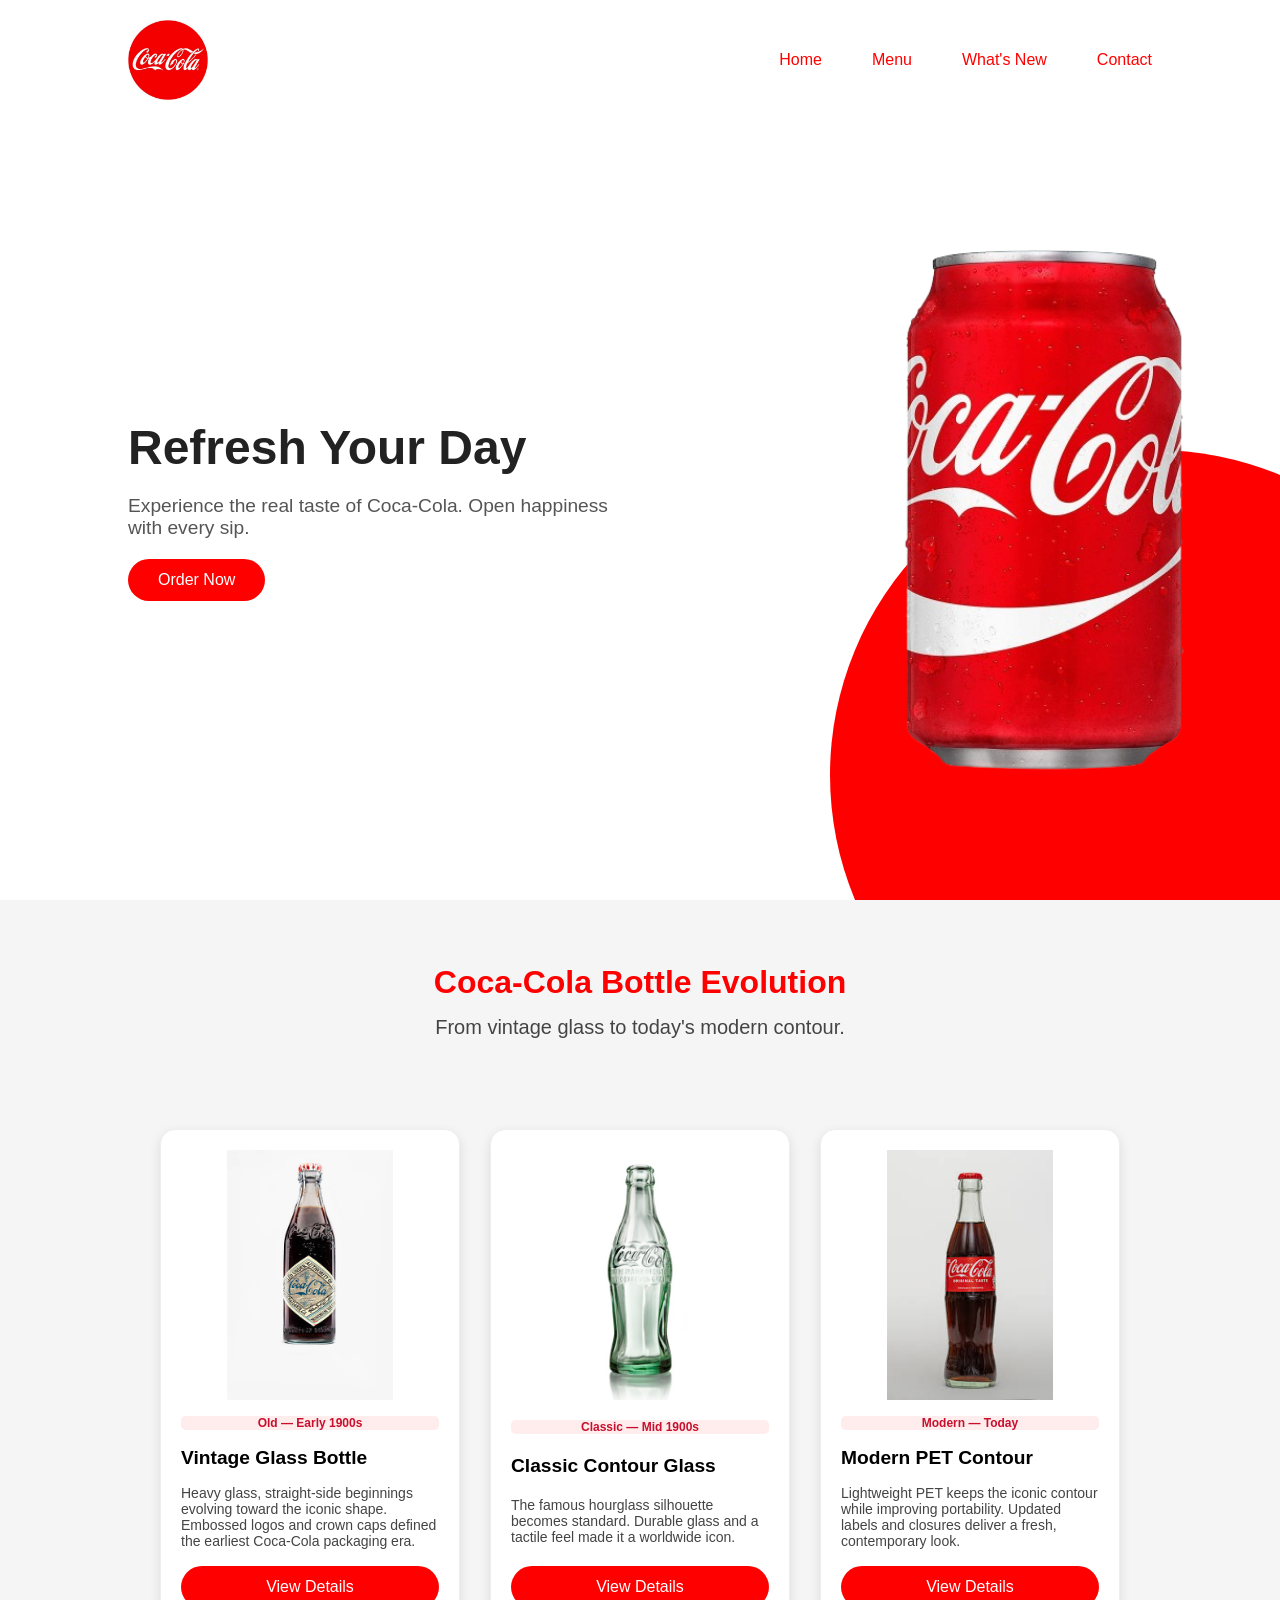
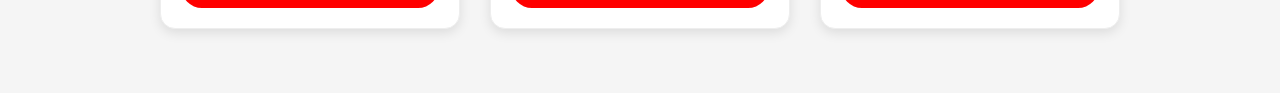
<file: index.html>
<!DOCTYPE html>
<html lang="en">
<head>
  <meta charset="UTF-8">
  <meta name="viewport" content="width=device-width, initial-scale=1.0">
  <title>Coke Hero Page</title>
  <link rel="stylesheet" href="style.css">
  <link rel="stylesheet" href="responsive.css">
</head>
<body>
     <header>
            <a href="#" class="logo"><img src="img/coke.jpg" alt="logo.png"></a>
            <ul>
                <li><a href="">Home</a></li>
                <li><a href="">Menu</a></li>
                <li><a href="">What's New</a></li>
                <li><a href="">Contact</a></li>
            </ul>
      </header>
  <section class="hero">
    <div class="circle"></div>
    
    <div class="content">
      <h1>Refresh Your Day</h1>
      <p>Experience the real taste of Coca-Cola. Open happiness with every sip.</p>
      <button>Order Now</button>
    </div>
    
    <img  src="img/coke.png" alt="Coke Can" class="coke-can">
  </section>

  <section class="evolution">
    <h1>Coca-Cola Bottle Evolution</h1>
    <p class="subtitle">From vintage glass to today's modern contour.</p>

    <div class="container">
      <!-- Card 1 -->
      <div class="card">
        <img src="img/old coke.jpg" alt="Old Coca-Cola Bottle">
        <div class="card-header">Old — Early 1900s</div>
        <h3>Vintage Glass Bottle</h3>
        <p>Heavy glass, straight-side beginnings evolving toward the iconic shape. Embossed logos and crown caps defined the earliest Coca-Cola packaging era.</p>
        <button>View Details</button>
      </div>

      <!-- Card 2 -->
      <div class="card">
        <img src="img/classic-mid coke.png" alt="Classic Coca-Cola Bottle">
        <div class="card-header">Classic — Mid 1900s</div>
        <h3>Classic Contour Glass</h3>
        <p>The famous hourglass silhouette becomes standard. Durable glass and a tactile feel made it a worldwide icon.</p>
        <button>View Details</button>
      </div>

      <!-- Card 3 -->
      <div class="card">
        <img src="img/today coke.jpg" alt="Modern Coca-Cola Bottle">
        <div class="card-header">Modern — Today</div>
        <h3>Modern PET Contour</h3>
        <p>Lightweight PET keeps the iconic contour while improving portability. Updated labels and closures deliver a fresh, contemporary look.</p>
        <button>View Details</button>
      </div>
    </div>
  </section>
</body>
</html>
</file>
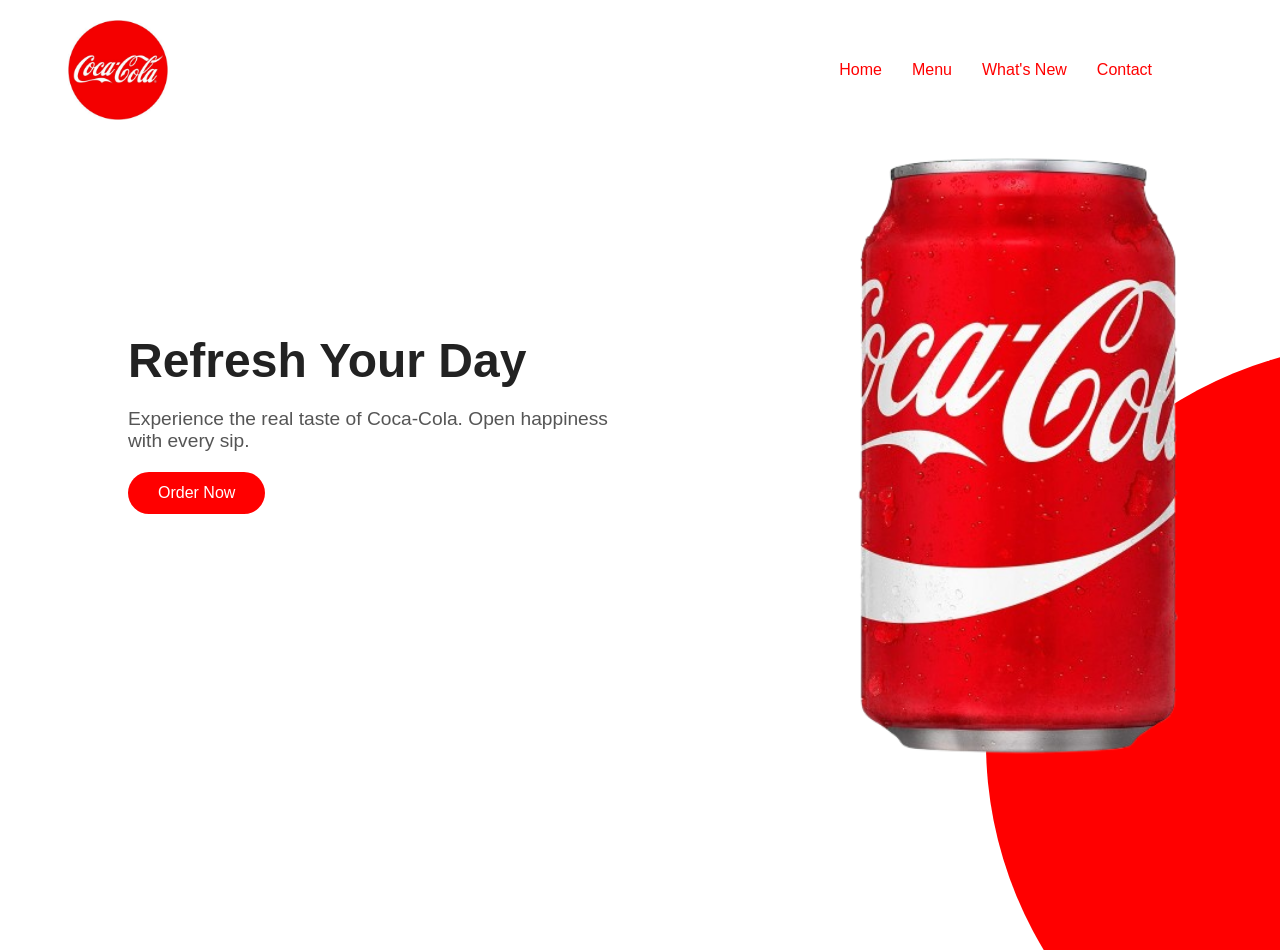
<file: Coke Activity/index.html>
<!DOCTYPE html>
<html lang="en">
<head>
  <meta charset="UTF-8">
  <meta name="viewport" content="width=device-width, initial-scale=1.0">
  <title>Coke Hero Page</title>
  <link rel="stylesheet" href="coke.css">
</head>
<body>
     <header>
            <a href="#" class="logo"><img src="coke.jpg" alt="logo.png"></a>
            <ul>
                <li><a href="">Home</a></li>
                <li><a href="">Menu</a></li>
                <li><a href="">What's New</a></li>
                <li><a href="">Contact</a></li>
            </ul>
        </header>
  <section class="hero">
    <div class="circle"></div>
    
    <div class="content">
      <h1>Refresh Your Day</h1>
      <p>Experience the real taste of Coca-Cola. Open happiness with every sip.</p>
      <button>Order Now</button>
    </div>
    
    <img  src="coke.png" alt="Coke Can" class="coke-can">
  </section>
</body>
</html>
</file>
<file: style.css>
* {
  margin: 0;
  padding: 0;
  box-sizing: border-box;
 
}

html, body {
  font-family: Arial, sans-serif;
  background-color: #f5f5f5;
  margin: 0;
  padding: 0;
}

header {
  display: flex;
  justify-content: space-between;
  align-items: center;
  padding: 20px 10%;
  background-color: white;
}

header img {
  display: flex;
  position: relative;
  left: -60px;
  height: 80px;
  width: 80px;
}

header ul {
  display: flex;
  list-style: none;
  margin: 0%;
  padding: 0%;
  gap: 50px;
}

header li a {
  text-decoration: none;
  color: red;
}

.hero {
  position: relative;
  height: calc(100vh - 120px);
  background: #fff;
  overflow: hidden;
  display: flex;
  align-items: center;
  justify-content: space-between;
  padding: 0 10%;
}

.circle {
  width: 650px;
  height: 650px;
  background: #ff0000;
  border-radius: 50%;
  z-index: 1;
  right: -200px;
  bottom: -200px;
  position: absolute;
}

.content {
  position: relative;
  z-index: 2;
  max-width: 500px;
}

.content h1 {
  font-size: 3rem;
  color: #222;
}

.content p {
  margin: 20px 0;
  font-size: 1.2rem;
  color: #555;
}

button {
  background: #ff0000;
  color: white;
  border: none;
  padding: 12px 30px;
  font-size: 1rem;
  cursor: pointer;
  border-radius: 25px;
}

.coke-can {
  position: relative;
  right: -15%;
  max-height: 600px;
  height: 500px;
  width: 500px;
  z-index: 2;
}

.evolution{
  text-align: center;
}

.evolution h1{
  margin-top: 5%;
  color: red;
  font-size: xx-large;
}

.evolution .subtitle {
  margin-top: 15px;
  color: #444;
  font-size: 20px;
}

.container{
  margin-bottom: 5%;
  display: flex;
  justify-content: center;
  align-items: center;
  gap: 30px;
  flex-wrap: wrap;
}

.card{
  margin-top: 7%;
  justify-content: space-between;
  background: #fff;
  border: 1px solid #eee;
  border-radius: 15px;
  padding: 20px;
  height: 500px;
  width: 300px;
  box-shadow: 0 4px 12px rgba(0,0,0,0.1);
  transition: transform 0.3 ease;
  display: flex;
  align-items: center;
  flex-direction: column;
}

.card:hover{
  transform: translateY(-10px);
  box-shadow: -1px -1px 64px 0px rgba(66,91,74,0.46);
-webkit-box-shadow: -1px -1px 64px 0px rgba(66,91,74,0.46);
-moz-box-shadow: -1px -1px 64px 0px rgba(66,91,74,0.46);
}

.card p{
  font-size: 14px;
  color: #444;
  text-align: left;
}

.card h3{
  text-align: left;
  align-self: flex-start;
  color: black;
  font-weight: bold;
  font-size: larger;
}

.card button{
  width: 100%;
  text-align: center;
}

.card-header {
  background-color: #ffecec;
  color: #c8102e;
  font-weight: bold;
  font-size: 12px;
  text-align: center;
  width: 100%;
  border-radius: 5px ; 
}


.card img{
  max-width: 100%;
  width: auto;
  height: 250px;
  text-align: center;
}
</file>
<file: responsive.css>
/* Default styles (Laptop first) */

header .logo img {
    position: static !important;
    left: -60px !important;
    height: 80px;
    width: 80px;
    margin: 0;
    object-fit: contain;
    z-index: 3;
}

.hero {
  flex-direction: row;
  text-align: left;
}

.coke-can {
  width: 550px;
  height: auto;
  text-align: center;
}

/* Tablet (768px and below) */
@media (max-width: 768px) {
  header {
    flex-direction: column;
    align-items: center;
  }

  header ul {
    margin-top: 10px;
    gap: 20px;
  }

  .hero {
    flex-direction: column;
    justify-content: center;
    align-items: center;
    padding: 20px;
    text-align: center;
  }

  .content {
    max-width: 100%;
    margin-bottom: 20px;
  }

  .content h1 {
    font-size: 2.5rem;
  }

  .content p {
    font-size: 1rem;
  }

  .coke-can {
    width: 300px;
    height: auto;
    right: 0;
    margin-bottom: 170px;
  }

  .circle {
    position: absolute;
    width: 100%;
    height: 90px; 
    left: 0;
    bottom: 0;
    background: #ff0000;
    border-radius: 50% 50% 0 0 / 100% 100% 0 0;
  }
}

/* Small phone (480px and below) */
@media (max-width: 480px) {
  header {
    flex-direction: column;
    align-items: center;
  }

  header ul {
    margin-top: 10px;
    gap: 20px;
  }

  .content {
    max-width: 100%;
    margin-top: -105px;
  }

  .hero {
    flex-direction: column;
    justify-content: center;
    align-items: center;
    padding: 20px;
    text-align: center;
  }

  .content h1 {
    font-size: 2rem;
  }

  .content p {
    font-size: 1.1rem;
  }

  .coke-can {
    width: 220px;
    height: auto;
    margin-top: 15px;
    right: 0;
  }

  .circle {
    position: absolute;
    width: 100%;
    height: 150px; 
    left: 0;
    bottom: 0;
    background: #ff0000;
    border-radius: 50% 50% 0 0 / 100% 100% 0 0;
    z-index: 1;
  }
}
</file>
<file: Coke Activity/coke.css>
* {
  margin: 0;
  padding: 0;
  box-sizing: border-box;
 
}
 
body {
  font-family: Arial, sans-serif;
  background-color: #f5f5f5;
  height: 100vh;
  overflow: hidden;
}
 
header {
  display: flex;
  justify-content: space-between;
  align-items: center;
  padding: 20px 10%;
  background-color: white;
}
 
 
.hero {
  position: relative;
  height: 90vh;
  background: #fff;
  overflow: hidden;
  display: flex;
  align-items: center;
  padding: 0 10%;
}
 
.circle {
  width: 800px;
  height: 800px;
  background: #ff0000;
  border-radius: 50%;
  position: absolute;
  top: 25%;
  left: 77%;
 
  z-index: 1;
}
 
.content {
  position: relative;
  top: -15%;
  z-index: 2;
  max-width: 500px;
}
 
.content h1 {
  font-size: 3rem;
  color: #222;
}
 
.content p {
  margin: 20px 0;
  font-size: 1.2rem;
  color: #555;
}
 
button {
  background: #ff0000;
  color: white;
  border: none;
  padding: 12px 30px;
  font-size: 1rem;
  cursor: pointer;
  border-radius: 25px;
}
 
.coke-can {
  position: absolute;
  top: 2%;
  right: -3%;
  bottom: 15%;
  height: 600px;
  z-index: 2;
}
 
.logo {
  display: flex;
  position: relative;
  left: -60px;
  height: 100px;
  width: 100px;
}
 
ul {
  list-style: none;
  display: flex;
  gap: 30px;
}
 
li a{
  text-decoration: none;
  color: red;
}
</file>
